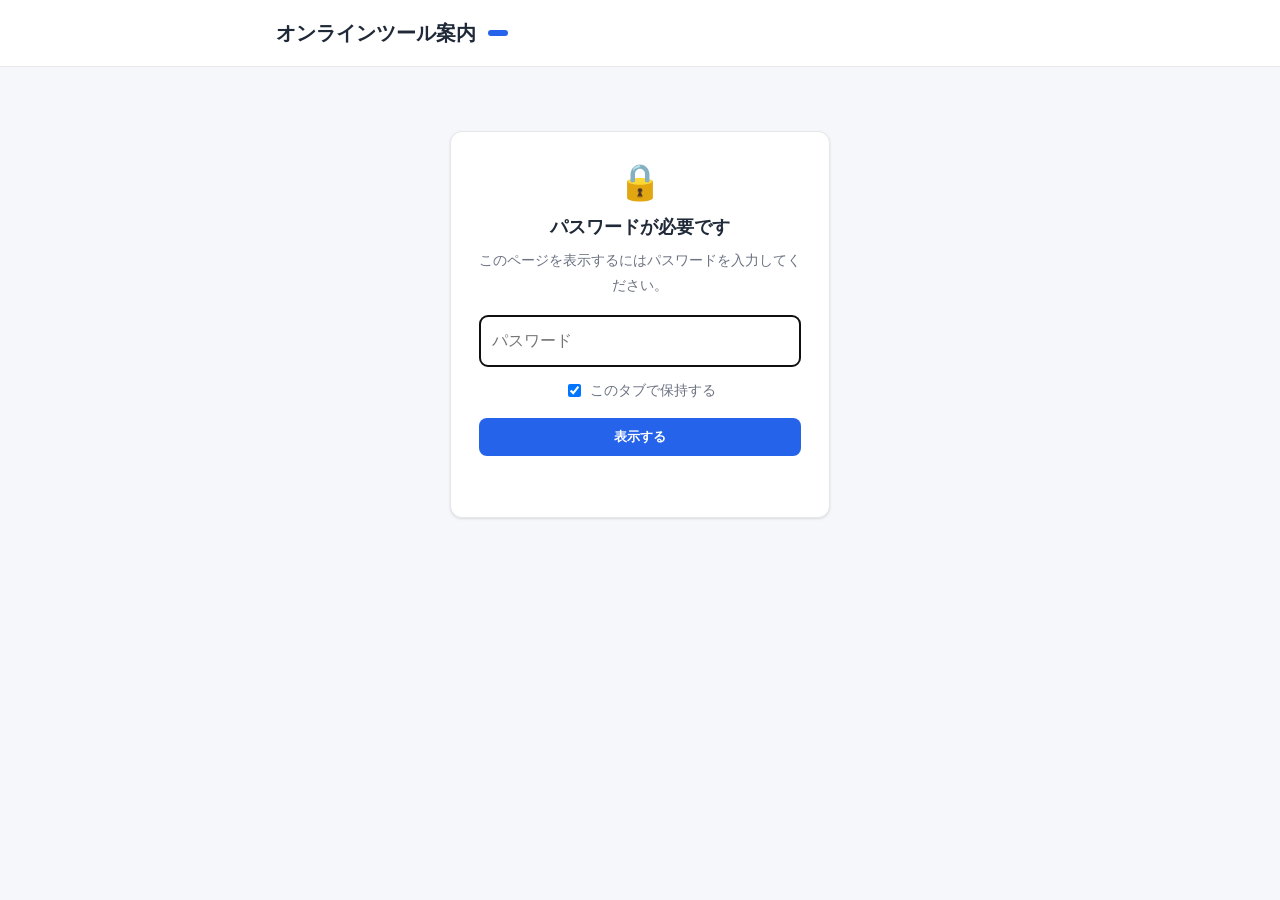
<file: index.html>
<!DOCTYPE html>
<html lang="ja">
<head>
  <meta charset="UTF-8" />
  <meta name="viewport" content="width=device-width, initial-scale=1.0" />
  <title>オンラインツール案内</title>
  <link rel="stylesheet" href="styles.css" />
</head>
<body>
  <header class="site-header">
    <div class="container header-inner">
      <h1 id="site-title">オンラインツール案内</h1>
      <span id="year-badge" class="year-badge"></span>
    </div>
  </header>

  <main class="container" id="content">
    <p class="loading">読み込み中...</p>
  </main>

  <script src="crypto-util.js"></script>
  <script src="app.js"></script>
</body>
</html>
</file>
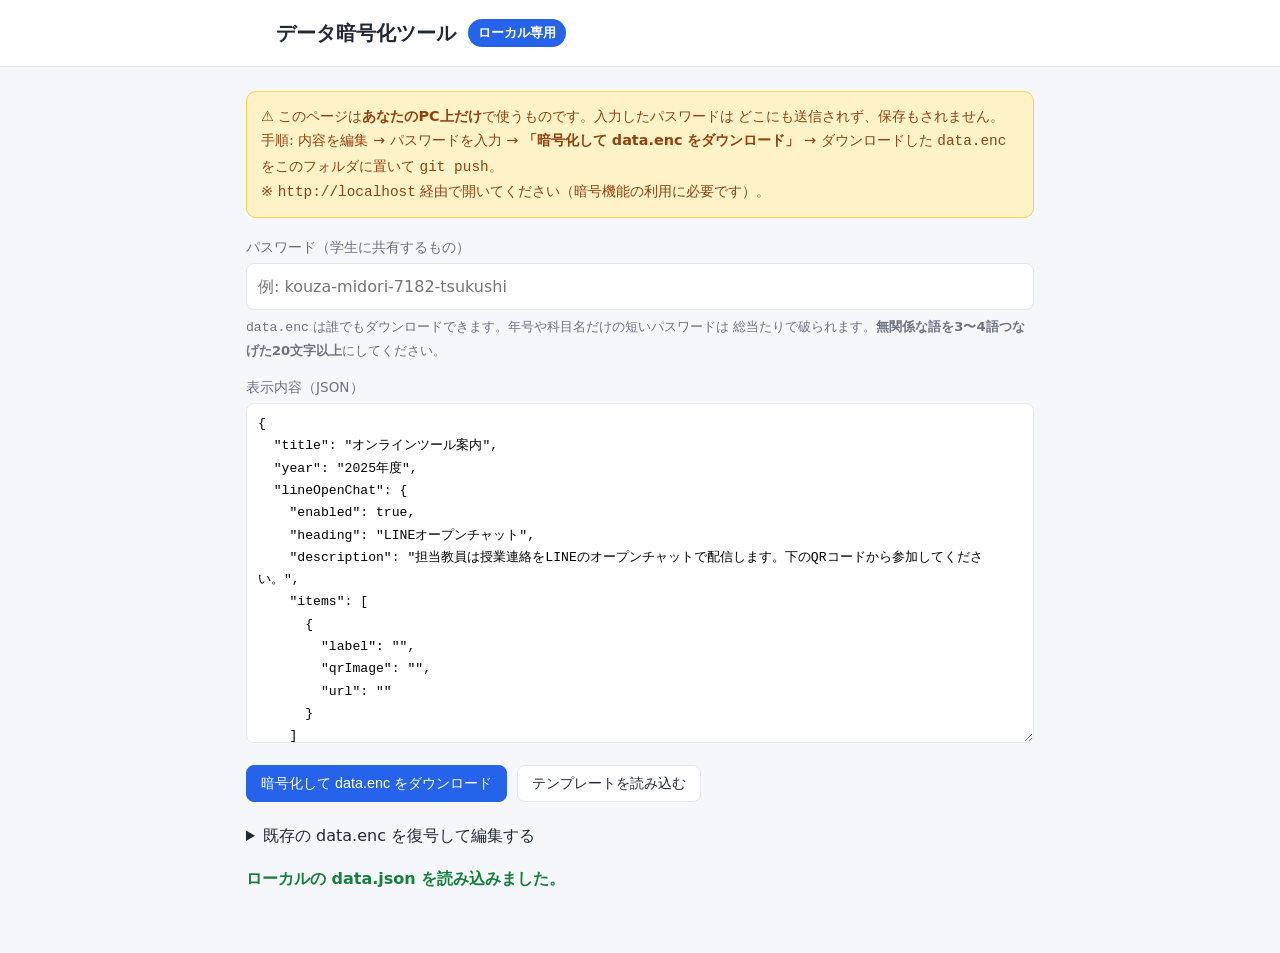
<file: encrypt.html>
<!DOCTYPE html>
<html lang="ja">
<head>
  <meta charset="UTF-8" />
  <meta name="viewport" content="width=device-width, initial-scale=1.0" />
  <title>データ暗号化ツール（ローカル専用）</title>
  <link rel="stylesheet" href="styles.css" />
  <style>
    .tool { max-width: 820px; }
    .field { margin-bottom: 14px; }
    .field label { display:block; font-size:.85rem; color:var(--muted); margin-bottom:4px; }
    .field input, .field textarea {
      width:100%; padding:9px 11px; border:1px solid var(--border);
      border-radius:8px; font:inherit; background:#fff;
    }
    textarea#json {
      min-height:340px; font-family:ui-monospace,"SFMono-Regular",Menlo,monospace; font-size:.82rem;
    }
    .toolbar { display:flex; gap:10px; flex-wrap:wrap; margin:8px 0 20px; }
    .btn-sm { font-size:.9rem; padding:8px 14px; border-radius:8px; border:1px solid var(--border);
      background:#fff; color:var(--text); cursor:pointer; }
    .btn-sm:hover { background:#f3f4f6; }
    .btn-primary { background:var(--primary); color:#fff; border-color:var(--primary); }
    .btn-primary:hover { background:var(--primary-dark); }
    .warn { background:#fef3c7; border:1px solid #fcd34d; color:#92400e;
      padding:12px 14px; border-radius:10px; font-size:.9rem; margin-bottom:18px; }
    .ok { color:#15803d; font-weight:600; }
    .ng { color:#b91c1c; font-weight:600; }
  </style>
</head>
<body>
  <header class="site-header">
    <div class="container header-inner">
      <h1>データ暗号化ツール</h1>
      <span class="year-badge">ローカル専用</span>
    </div>
  </header>

  <main class="container tool">
    <div class="warn">
      ⚠️ このページは<strong>あなたのPC上だけ</strong>で使うものです。入力したパスワードは
      どこにも送信されず、保存もされません。<br />
      手順: 内容を編集 → パスワードを入力 → <strong>「暗号化して data.enc をダウンロード」</strong>
      → ダウンロードした <code>data.enc</code> をこのフォルダに置いて <code>git push</code>。<br />
      ※ <code>http://localhost</code> 経由で開いてください（暗号機能の利用に必要です）。
    </div>

    <div class="field">
      <label>パスワード（学生に共有するもの）</label>
      <input id="pw" type="text" placeholder="例: kouza-midori-7182-tsukushi" />
      <p style="font-size:.82rem; color:var(--muted); margin:6px 0 0;">
        <code>data.enc</code> は誰でもダウンロードできます。年号や科目名だけの短いパスワードは
        総当たりで破られます。<strong>無関係な語を3〜4語つなげた20文字以上</strong>にしてください。
      </p>
    </div>

    <div class="field">
      <label>表示内容（JSON）</label>
      <textarea id="json" spellcheck="false"></textarea>
    </div>

    <div class="toolbar">
      <button type="button" class="btn-sm btn-primary" id="encrypt">暗号化して data.enc をダウンロード</button>
      <button type="button" class="btn-sm" id="load-example">テンプレートを読み込む</button>
    </div>

    <details>
      <summary class="footer-link" style="cursor:pointer;">既存の data.enc を復号して編集する</summary>
      <p style="font-size:.88rem; color:var(--muted);">
        現在公開中の <code>data.enc</code> を、上のパスワード欄に正しいパスワードを入れてから読み込むと、
        内容が上のJSON欄に展開されます。編集後にまた暗号化してください。
      </p>
      <div class="toolbar">
        <button type="button" class="btn-sm" id="decrypt">data.enc を復号して読み込む</button>
      </div>
    </details>

    <p id="status"></p>
  </main>

  <script src="crypto-util.js"></script>
  <script>
    // 暗号処理（encryptJSON / decryptPayload）は crypto-util.js を参照
    const $ = (id) => document.getElementById(id);

    function setStatus(msg, cls){ const s=$("status"); s.textContent=msg; s.className=cls||""; }

    if (!crypto || !crypto.subtle) {
      setStatus("この環境では暗号機能(crypto.subtle)が使えません。http://localhost 経由で開いてください。", "ng");
    }

    $("encrypt").addEventListener("click", async () => {
      const pw = $("pw").value;
      if (!pw) return setStatus("パスワードを入力してください。", "ng");
      let obj;
      try { obj = JSON.parse($("json").value); }
      catch(e){ return setStatus("JSONの形式が正しくありません: " + e.message, "ng"); }
      try {
        const payload = await encryptJSON(obj, pw);
        const blob = new Blob([JSON.stringify(payload)], { type:"application/json" });
        const a = document.createElement("a");
        a.href = URL.createObjectURL(blob);
        a.download = "data.enc";
        a.click();
        URL.revokeObjectURL(a.href);
        setStatus("✓ data.enc をダウンロードしました。このフォルダに置いて git push してください。", "ok");
      } catch(e){ setStatus("暗号化に失敗しました: " + e.message, "ng"); }
    });

    $("decrypt").addEventListener("click", async () => {
      const pw = $("pw").value;
      if (!pw) return setStatus("先にパスワードを入力してください。", "ng");
      try {
        const res = await fetch("data.enc", { cache:"no-store" });
        if (!res.ok) return setStatus("data.enc が見つかりません (" + res.status + ")。", "ng");
        const payload = await res.json();
        const obj = await decryptPayload(payload, pw);
        $("json").value = JSON.stringify(obj, null, 2);
        setStatus("✓ 復号しました。編集後、再度暗号化してください。", "ok");
      } catch(e){ setStatus("復号に失敗しました（パスワードが違う可能性）: " + e.name, "ng"); }
    });

    $("load-example").addEventListener("click", async () => {
      try {
        const res = await fetch("data.example.json", { cache:"no-store" });
        $("json").value = JSON.stringify(await res.json(), null, 2);
        setStatus("テンプレートを読み込みました。", "ok");
      } catch(e){ setStatus("data.example.json を読み込めませんでした。", "ng"); }
    });

    // 初期表示: ローカルの作業用 data.json があれば優先、なければテンプレート
    (async () => {
      for (const f of ["data.json", "data.example.json"]) {
        try {
          const r = await fetch(f, { cache: "no-store" });
          if (r.ok) {
            $("json").value = JSON.stringify(await r.json(), null, 2);
            if (f === "data.json") setStatus("ローカルの data.json を読み込みました。", "ok");
            return;
          }
        } catch (e) { /* 次の候補へ */ }
      }
    })();
  </script>
</body>
</html>
</file>
<file: styles.css>
:root {
  --bg: #f5f7fa;
  --card-bg: #ffffff;
  --text: #1f2937;
  --muted: #6b7280;
  --border: #e5e7eb;
  --primary: #2563eb;
  --primary-dark: #1d4ed8;
  --line: #06c755;
  --teams: #6264a7;
  --zoom: #2d8cff;
  --radius: 12px;
  --shadow: 0 1px 3px rgba(0, 0, 0, 0.08), 0 1px 2px rgba(0, 0, 0, 0.04);
}

* {
  box-sizing: border-box;
}

body {
  margin: 0;
  font-family: "Hiragino Kaku Gothic ProN", "Yu Gothic", "Meiryo", system-ui,
    -apple-system, sans-serif;
  background: var(--bg);
  color: var(--text);
  line-height: 1.7;
}

.container {
  width: 100%;
  max-width: 760px;
  margin: 0 auto;
  padding: 0 16px;
}

.site-header {
  background: var(--card-bg);
  border-bottom: 1px solid var(--border);
  position: sticky;
  top: 0;
  z-index: 10;
}

.header-inner {
  display: flex;
  align-items: center;
  gap: 12px;
  padding-top: 16px;
  padding-bottom: 16px;
}

.site-header h1 {
  font-size: 1.25rem;
  margin: 0;
}

.year-badge {
  background: var(--primary);
  color: #fff;
  font-size: 0.8rem;
  font-weight: 600;
  padding: 3px 10px;
  border-radius: 999px;
}

main.container {
  padding-top: 24px;
  padding-bottom: 48px;
}

.loading {
  color: var(--muted);
  text-align: center;
  padding: 40px 0;
}

.card {
  background: var(--card-bg);
  border: 1px solid var(--border);
  border-radius: var(--radius);
  box-shadow: var(--shadow);
  padding: 20px;
  margin-bottom: 20px;
}

.card-heading {
  display: flex;
  align-items: center;
  gap: 8px;
  font-size: 1.1rem;
  margin: 0 0 8px;
}

.card-heading .dot {
  width: 12px;
  height: 12px;
  border-radius: 3px;
  display: inline-block;
}

.dot-line { background: var(--line); }
.dot-teams { background: var(--teams); }
.dot-faculty { background: var(--primary); }
.dot-zoom { background: var(--zoom); }

.card-desc {
  color: var(--muted);
  font-size: 0.92rem;
  margin: 0 0 16px;
}

/* LINE QR grid */
.qr-grid {
  display: grid;
  grid-template-columns: repeat(auto-fit, minmax(150px, 1fr));
  gap: 16px;
}

.qr-item {
  text-align: center;
  border: 1px solid var(--border);
  border-radius: 10px;
  padding: 12px;
}

.qr-item img {
  width: 100%;
  max-width: 180px;
  height: auto;
  border-radius: 6px;
}

.qr-item .qr-label {
  font-weight: 600;
  margin-top: 8px;
}

.qr-item a {
  display: inline-block;
  margin-top: 6px;
  font-size: 0.85rem;
  color: var(--line);
  text-decoration: none;
  word-break: break-all;
}

/* Teams table */
.table-wrap {
  overflow-x: auto;
}

table {
  width: 100%;
  border-collapse: collapse;
  font-size: 0.92rem;
}

th, td {
  text-align: left;
  padding: 10px 12px;
  border-bottom: 1px solid var(--border);
  vertical-align: top;
}

th {
  background: #f9fafb;
  font-weight: 600;
  white-space: nowrap;
}

td a {
  color: var(--primary);
  text-decoration: none;
  word-break: break-all;
}

.code-chip {
  display: inline-block;
  font-family: ui-monospace, "SFMono-Regular", Menlo, monospace;
  background: #f3f4f6;
  border: 1px solid var(--border);
  border-radius: 6px;
  padding: 2px 8px;
}

/* Faculty list */
.faculty-list {
  list-style: none;
  margin: 0;
  padding: 0;
}

.faculty-list li {
  display: flex;
  justify-content: space-between;
  align-items: center;
  flex-wrap: wrap;
  gap: 6px;
  padding: 10px 0;
  border-bottom: 1px solid var(--border);
}

.faculty-list li:last-child {
  border-bottom: none;
}

.faculty-list .name {
  font-weight: 600;
}

.faculty-list a {
  color: var(--primary);
  text-decoration: none;
  word-break: break-all;
}

/* Zoom */
.zoom-info {
  display: grid;
  gap: 8px;
  margin-bottom: 16px;
}

.zoom-row {
  display: flex;
  gap: 10px;
}

.zoom-row .label {
  color: var(--muted);
  min-width: 110px;
}

.zoom-row .value {
  font-family: ui-monospace, "SFMono-Regular", Menlo, monospace;
  font-weight: 600;
}

.btn {
  display: inline-block;
  background: var(--zoom);
  color: #fff;
  text-decoration: none;
  font-weight: 600;
  padding: 10px 20px;
  border-radius: 8px;
  transition: background 0.15s;
}

.btn:hover {
  background: #1b6fe0;
}

.empty-note {
  color: var(--muted);
  font-style: italic;
  font-size: 0.9rem;
}

.error-box {
  background: #fef2f2;
  border: 1px solid #fecaca;
  color: #b91c1c;
  padding: 16px;
  border-radius: var(--radius);
}

/* パスワードゲート */
.gate {
  display: flex;
  justify-content: center;
  padding: 40px 0;
}

.gate-card {
  background: var(--card-bg);
  border: 1px solid var(--border);
  border-radius: var(--radius);
  box-shadow: var(--shadow);
  padding: 32px 28px;
  width: 100%;
  max-width: 380px;
  text-align: center;
}

.gate-lock {
  font-size: 2.2rem;
  line-height: 1;
}

.gate-card h2 {
  margin: 12px 0 6px;
  font-size: 1.15rem;
}

.gate-desc {
  color: var(--muted);
  font-size: 0.9rem;
  margin: 0 0 18px;
}

.gate-card input[type="password"] {
  width: 100%;
  padding: 11px 12px;
  border: 1px solid var(--border);
  border-radius: 8px;
  font: inherit;
  margin-bottom: 12px;
}

.gate-remember {
  display: flex;
  align-items: center;
  gap: 6px;
  justify-content: center;
  font-size: 0.85rem;
  color: var(--muted);
  margin-bottom: 16px;
}

.gate-btn {
  width: 100%;
  background: var(--primary);
  border: none;
  cursor: pointer;
}

.gate-btn:hover {
  background: var(--primary-dark);
}

.gate-msg {
  min-height: 1.2em;
  margin: 12px 0 0;
  font-size: 0.88rem;
  color: var(--muted);
}

.gate-msg.error {
  color: #b91c1c;
}
</file>
